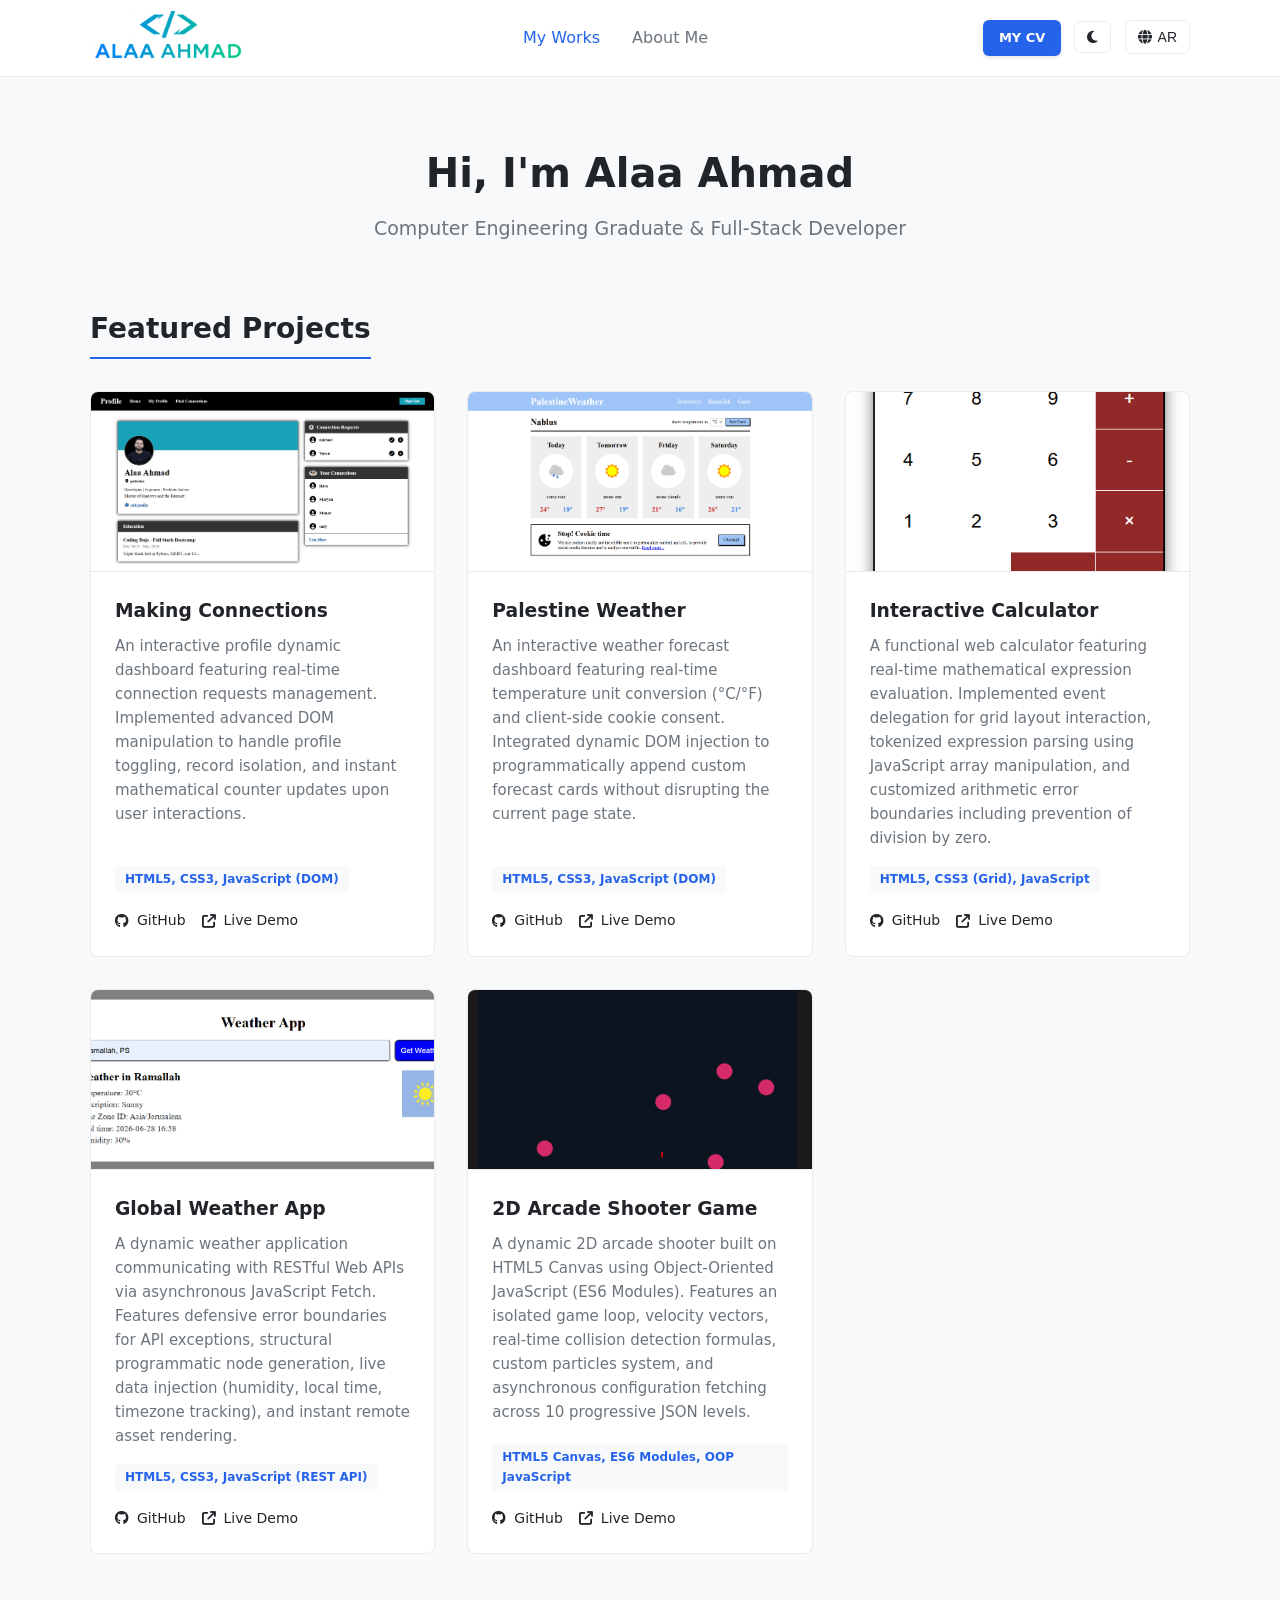
<file: index.html>
<!doctype html>
<html lang="en" dir="ltr">
  <head>
    <meta charset="UTF-8" />
    <meta name="viewport" content="width=device-width, initial-scale=1.0" />
    <title>Alaa Ahmad | Portfolio</title>

    <meta
      name="description"
      content="Computer Engineering Graduate & Full-Stack Developer Portfolio - Alaa Ahmad"
    />
    <meta
      name="keywords"
      content="Alaa Ahmad, علاء أحمد, Full-Stack Developer, Computer Engineering, Portfolio, Birzeit University, Palestine"
    />
    <meta name="author" content="Alaa Ahmad" />

    <link rel="icon" type="image/png" href="images/AlaaAhmad_logo.png" />
    <link rel="stylesheet" href="./css/styles.css" />
    <link
      rel="stylesheet"
      href="https://cdnjs.cloudflare.com/ajax/libs/font-awesome/6.5.1/css/all.min.css"
    />
  </head>
  <body>
    <!-- Navigation Header -->
    <header class="header-div">
      <div class="nav-div container">
        <a href="index.html" class="logo-link">
          <img
            src="images/AlaaAhmad_logo.png"
            alt="Alaa Ahmad Logo"
            class="nav-logo-img"
          />
        </a>
        <nav class="nav-links" aria-label="Main Navigation">
          <div>
            <a href="index.html" class="active" data-i18n="navWorks"
              >My Works</a
            >
          </div>
          <div><a href="about.html" data-i18n="navAbout">About Me</a></div>
        </nav>
        <div class="controls">
          <a
            href="Alaa_Ahmad_CV.pdf"
            download="Alaa_Ahmad_CV.pdf"
            class="btn-download-nav"
            data-i18n="downloadCV"
          >
            <i class="fa-solid fa-file-arrow-down"></i>
            <span>MY CV</span>
          </a>
          <button id="theme-toggle" aria-label="Toggle Theme">
            <i class="fa-solid fa-moon"></i>
          </button>
          <button id="lang-toggle" aria-label="Toggle Language">
            <i class="fa-solid fa-globe"></i>
            <span data-i18n="langText">EN/AR</span>
          </button>
        </div>
      </div>
    </header>

    <!-- Hero Section -->
    <section class="hero container">
      <h1 data-i18n="heroTitle">Hi, I'm Alaa Ahmad</h1>
      <p data-i18n="heroSubtitle">
        Computer Engineering Graduate & Full-Stack Developer
      </p>
    </section>

    <!-- Main Content (Featured Projects) -->
    <main class="main-content container">
      <h2 class="section-title" data-i18n="sectionWorksTitle">
        Featured Projects
      </h2>
      <div class="projects-grid">
        <!-- Project 1 (Making Connections) -->
        <article class="project-card">
          <div class="project-img-wrapper">
            <img
              src="images/profile-project.png"
              alt="Making Connections"
              class="project-img"
            />
          </div>
          <div class="project-info">
            <h3 data-i18n="p1Title">Making Connections</h3>
            <p data-i18n="p1Desc">
              An interactive profile dynamic dashboard using JavaScript.
            </p>
            <span class="tags">HTML5, CSS3, JavaScript (DOM)</span>
            <div class="project-links">
              <a
                href="https://github.com/alaaMahmad/pootcamp_javaScript/tree/master/fourth_discussion/Making%20Connections"
                target="_blank"
                class="github-link"
              >
                <i class="fa-brands fa-github"></i> GitHub
              </a>
              <a
                href="https://alaaMahmad.github.io/pootcamp_javaScript/fourth_discussion/Making%20Connections/"
                target="_blank"
                class="demo-link"
              >
                <i class="fa-solid fa-arrow-up-right-from-square"></i>
                <span data-i18n="liveDemo">Live Demo</span>
              </a>
            </div>
          </div>
        </article>

        <!-- Project 2 (Palestine Weather) -->
        <article class="project-card">
          <div class="project-img-wrapper">
            <img
              src="images/PalestineWeather.png"
              alt="Palestine Weather"
              class="project-img"
            />
          </div>
          <div class="project-info">
            <h3 data-i18n="p2Title">Palestine Weather</h3>
            <p data-i18n="p2Desc">
              A responsive weather forecast dashboard with live temperature
              conversion.
            </p>
            <span class="tags">HTML5, CSS3, JavaScript (DOM)</span>
            <div class="project-links">
              <a
                href="https://github.com/alaaMahmad/pootcamp_javaScript/tree/master/fourth_discussion/DojoWeather"
                target="_blank"
                class="github-link"
              >
                <i class="fa-brands fa-github"></i> GitHub
              </a>
              <a
                href="https://alaaMahmad.github.io/pootcamp_javaScript/fourth_discussion/DojoWeather/"
                target="_blank"
                class="demo-link"
              >
                <i class="fa-solid fa-arrow-up-right-from-square"></i>
                <span data-i18n="liveDemo">Live Demo</span>
              </a>
            </div>
          </div>
        </article>

        <!-- Project 3 (Calculator) -->
        <article class="project-card">
          <div class="project-img-wrapper">
            <img
              src="images/calculator.png"
              alt="Calculator"
              class="project-img"
            />
          </div>
          <div class="project-info">
            <h3 data-i18n="p3Title">Interactive Calculator</h3>
            <p data-i18n="p3Desc">
              A functional grid-layout web calculator with evaluation error
              boundaries.
            </p>
            <span class="tags">HTML5, CSS3 (Grid), JavaScript</span>
            <div class="project-links">
              <a
                href="https://github.com/alaaMahmad/Grids-apps-projects/tree/master/calculator"
                target="_blank"
                class="github-link"
              >
                <i class="fa-brands fa-github"></i> GitHub
              </a>
              <a
                href="https://alaaMahmad.github.io/Grids-apps-projects/calculator/"
                target="_blank"
                class="demo-link"
              >
                <i class="fa-solid fa-arrow-up-right-from-square"></i>
                <span data-i18n="liveDemo">Live Demo</span>
              </a>
            </div>
          </div>
        </article>

        <!-- Project 4 (Global Weather App) -->
        <article class="project-card">
          <div class="project-img-wrapper">
            <img
              src="images/WeatherApp.png"
              alt="Global Weather App"
              class="project-img"
            />
          </div>
          <div class="project-info">
            <h3 data-i18n="p4Title">Global Weather App</h3>
            <p data-i18n="p4Desc">
              A dynamic weather app fetching remote data from REST APIs via
              Fetch.
            </p>
            <span class="tags">HTML5, CSS3, JavaScript (REST API)</span>
            <div class="project-links">
              <a
                href="https://github.com/alaaMahmad/Grids-apps-projects/tree/master/Weather%20App"
                target="_blank"
                class="github-link"
              >
                <i class="fa-brands fa-github"></i> GitHub
              </a>
              <a
                href="https://alaaMahmad.github.io/Grids-apps-projects/Weather%20App/"
                target="_blank"
                class="demo-link"
              >
                <i class="fa-solid fa-arrow-up-right-from-square"></i>
                <span data-i18n="liveDemo">Live Demo</span>
              </a>
            </div>
          </div>
        </article>

        <!-- Project 5 (2D Arcade Shooter Game) -->
        <article class="project-card">
          <div class="project-img-wrapper">
            <img
              src="images/gameProject.png"
              alt="2D Arcade Shooter Game"
              class="project-img"
            />
          </div>
          <div class="project-info">
            <h3 data-i18n="p5Title">2D Arcade Shooter Game</h3>
            <p data-i18n="p5Desc">
              An advanced 2D arcade shooter built on HTML5 Canvas using
              Object-Oriented JS modules.
            </p>
            <span class="tags">HTML5 Canvas, ES6 Modules, OOP JavaScript</span>
            <div class="project-links">
              <a
                href="https://github.com/alaaMahmad/Grids-apps-projects/tree/master/game_project"
                target="_blank"
                class="github-link"
              >
                <i class="fa-brands fa-github"></i> GitHub
              </a>
              <a
                href="https://alaaMahmad.github.io/Grids-apps-projects/game_project/"
                target="_blank"
                class="demo-link"
              >
                <i class="fa-solid fa-arrow-up-right-from-square"></i>
                <span data-i18n="liveDemo">Live Demo</span>
              </a>
            </div>
          </div>
        </article>
      </div>
    </main>

    <script src="js/main.js"></script>
  </body>
</html>
</file>
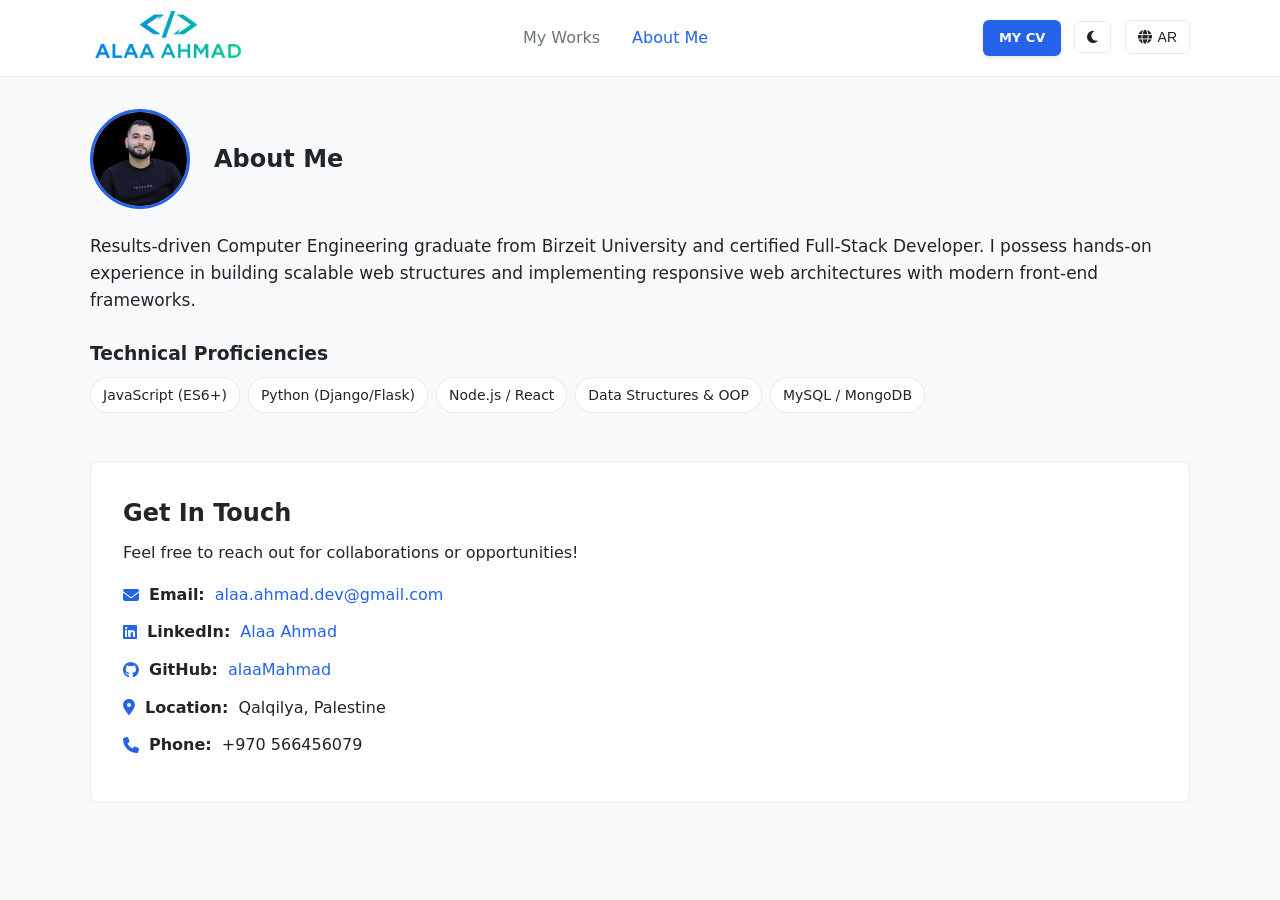
<file: about.html>
<!doctype html>
<html lang="en" dir="ltr">
  <head>
    <meta charset="UTF-8" />
    <meta name="viewport" content="width=device-width, initial-scale=1.0" />
    <title>About Alaa Ahmad</title>

    <!-- SEO Meta Tags -->
    <meta
      name="description"
      content="Computer Engineering Graduate & Full-Stack Developer Portfolio - Alaa Ahmad"
    />
    <meta
      name="keywords"
      content="Alaa Ahmad, علاء أحمد, Full-Stack Developer, Computer Engineering, Portfolio, Birzeit University, Palestine"
    />
    <meta name="author" content="Alaa Ahmad" />

    <!-- Favicon -->
    <link rel="icon" type="image/png" href="images/AlaaAhmad_logo.png" />

    <!-- Stylesheets -->
    <link rel="stylesheet" href="./css/styles.css" />
    <!-- Font Awesome CDN for Icons -->
    <link
      rel="stylesheet"
      href="https://cdnjs.cloudflare.com/ajax/libs/font-awesome/6.5.1/css/all.min.css"
    />
  </head>
  <body>
    <!-- Navigation Header -->
    <header class="header-div">
      <div class="nav-div container">
        <!-- Logo Image Link -->
        <a href="index.html" class="logo-link">
          <img
            src="images/AlaaAhmad_logo.png"
            alt="Alaa Ahmad Logo"
            class="nav-logo-img"
          />
        </a>
        <nav class="nav-links" aria-label="Main Navigation">
          <div><a href="index.html" data-i18n="navWorks">My Works</a></div>
          <div>
            <a href="about.html" class="active" data-i18n="navAbout"
              >About Me</a
            >
          </div>
        </nav>
        <div class="controls">
          <a
            href="Alaa_Ahmad_CV.pdf"
            download="Alaa_Ahmad_CV.pdf"
            class="btn-download-nav"
            data-i18n="downloadCV"
          >
            <i class="fa-solid fa-file-arrow-down"></i>
            <span>MY CV</span>
          </a>
          <button id="theme-toggle" aria-label="Toggle Theme">
            <i class="fa-solid fa-moon"></i>
          </button>
          <button id="lang-toggle" aria-label="Toggle Language">
            <i class="fa-solid fa-globe"></i>
            <span data-i18n="langText">EN/AR</span>
          </button>
        </div>
      </div>
    </header>

    <!-- Main Content Area -->
    <main class="main-content container about-container">
      <!-- About Section -->
      <section class="about-content" aria-labelledby="about-heading">
        <div class="profile-area">
          <img src="images/me.jpg" alt="Alaa Ahmad" class="profile-img" />
          <h1 id="about-heading" data-i18n="aboutMeTitle">About Me</h1>
        </div>
        <p data-i18n="aboutBio">
          Results-driven Computer Engineering graduate from Birzeit University
          and certified Full-Stack Developer. I possess hands-on experience in
          building scalable web structures and implementing responsive web
          architectures with modern front-end frameworks.
        </p>

        <h3 data-i18n="skillsTitle">Technical Proficiencies</h3>
        <div class="skills-container">
          <span class="skill-tag">JavaScript (ES6+)</span>
          <span class="skill-tag">Python (Django/Flask)</span>
          <span class="skill-tag">Node.js / React</span>
          <span class="skill-tag">Data Structures & OOP</span>
          <span class="skill-tag">MySQL / MongoDB</span>
        </div>
      </section>

      <!-- Contact Section -->
      <section class="contact-section" aria-labelledby="contact-heading">
        <h2 id="contact-heading" data-i18n="contactTitle">Get In Touch</h2>
        <p data-i18n="contactPrompt">
          Feel free to reach out for collaborations or opportunities!
        </p>
        <div class="contact-list">
          <!-- Email -->
          <div class="contact-item">
            <i class="fa-solid fa-envelope contact-icon"></i>
            <strong data-i18n="contactEmail">Email:</strong>
            <a href="mailto:alaa.ahmad.dev@gmail.com"
              >alaa.ahmad.dev@gmail.com</a
            >
          </div>
          <!-- LinkedIn -->
          <div class="contact-item">
            <i class="fa-brands fa-linkedin contact-icon"></i>
            <strong data-i18n="contactLinkedIn">LinkedIn:</strong>
            <a href="https://linkedin.com/in/alaa-mahmad" target="_blank"
              >Alaa Ahmad</a
            >
          </div>
          <!-- GitHub -->
          <div class="contact-item">
            <i class="fa-brands fa-github contact-icon"></i>
            <strong data-i18n="contactGitHub">GitHub:</strong>
            <a href="https://github.com/alaaMahmad" target="_blank"
              >alaaMahmad</a
            >
          </div>
          <!-- Location -->
          <div class="contact-item">
            <i class="fa-solid fa-location-dot contact-icon"></i>
            <strong data-i18n="contactLocation">Location:</strong>
            <span data-i18n="myLocation">Qalqilya, Palestine</span>
          </div>
          <!-- Phone -->
          <div class="contact-item">
            <i class="fa-solid fa-phone contact-icon"></i>
            <strong data-i18n="contactPhone">Phone:</strong> +970 566456079
          </div>
        </div>
      </section>
    </main>

    <script src="js/main.js"></script>
  </body>
</html>
</file>
<file: css/styles.css>
/* 1. Global Reset & Theme Variables */
* {
    margin: 0px;
    padding: 0px;
    box-sizing: border-box;
}

:root {
    /* Light Mode Variables */
    --bg-primary: #f8f9fa;
    --bg-surface: #ffffff;
    --text-primary: #212529;
    --text-secondary: #6c757d;
    --accent: #2563eb;
    --border-color: rgba(0, 0, 0, 0.08);
    --shadow-color: rgba(0, 0, 0, 0.1);
}

body.dark {
    /* Dark Mode Variables Override */
    --bg-primary: #0f172a;
    --bg-surface: #1e293b;
    --text-primary: #f8fafc;
    --text-secondary: #94a3b8;
    --accent: #38bdf8;
    --border-color: rgba(255, 255, 255, 0.08);
    --shadow-color: rgba(0, 0, 0, 0.3);
}

body {
    font-family: system-ui, -apple-system, BlinkMacSystemFont, 'Segoe UI', Roboto, sans-serif;
    line-height: 1.6;
    background-color: var(--bg-primary);
    color: var(--text-primary);
}

 /* 2. Structural Layout Styles */
.container {
    width: 90%;
    max-width: 1100px;
    margin: 0px auto;
}

 /* 3. Navigation Header */
.header-div {
    background-color: var(--bg-surface);
    border-bottom: 1px solid var(--border-color);
    padding: 6px 0px;
    position: sticky;
    top: 0px;
    z-index: 1000;
}

.nav-div {
    display: flex;
    justify-content: space-between;
    align-items: center;
    min-height: 64px;
}

.logo-link {
    display: inline-flex;
    align-items: center;
    text-decoration: none;
    height: 100%;
}

.nav-logo-img {
    height: 64px;
    width: auto;
    display: block;
    object-fit: contain;
    transition: transform 0.2s ease;
}

.logo-link:hover .nav-logo-img {
    transform: scale(1.03);
}

.nav-links {
    display: flex;
    gap: 32px;
}

.nav-links a {
    text-decoration: none;
    font-weight: 500;
    color: var(--text-secondary);
    transition: color 0.2s;
}

.nav-links a:hover, 
.nav-links a.active {
    color: var(--accent);
}

/* Controls & Buttons (Supports Arabic RTL layout seamlessly) */
.controls button {
    background: none;
    padding: 8px 12px;
    cursor: pointer;
    border-radius: 6px;
    font-size: 14px;
    border: 1px solid var(--border-color);
    color: var(--text-primary);
    margin-inline-start: 8px; /* Uses Logical Properties instead of margin-left */
    transition: background-color 0.2s, border-color 0.2s;
    display: inline-flex;
    align-items: center;
    gap: 6px;
}

.controls button:hover {
    background-color: var(--bg-primary);
}

.controls button i {
    font-size: 14px;
}

 /* 4. Hero Section */
.hero {
    padding: 64px 0px 32px 0px;
    text-align: center;
}

.hero h1 {
    font-size: 40px;
    margin-bottom: 8px;
}

.hero p {
    font-size: 19px;
    color: var(--text-secondary);
}

.section-title {
    margin: 32px 0px;
    font-size: 28px;
    display: inline-block;
    padding-bottom: 5px;
    border-bottom: 2px solid var(--accent);
}

 /* 5. Projects Grid & Cards */
.projects-grid {
    display: grid;
    grid-template-columns: repeat(auto-fit, minmax(300px, 1fr));
    gap: 32px;
    margin-bottom: 64px;
}

.project-card {
    background-color: var(--bg-surface);
    border: 1px solid var(--border-color);
    border-radius: 8px;
    overflow: hidden;
    transition: transform 0.2s, box-shadow 0.2s;
    display: flex;
    flex-direction: column;
}

.project-card:hover {
    transform: translateY(-4px);
    box-shadow: 0px 10px 15px -3px var(--shadow-color); 
/* box-shadow: Horizontal Offset,Vertical Offset,Blur Radius,Spread Radius,Shadow Color*/
}

.project-img-wrapper {
    width: 100%;
    height: 180px;
    overflow: hidden;
    border-bottom: 1px solid var(--border-color);
}

.project-img {
    width: 100%;
    height: 100%;
    object-fit: cover; /* Fixed duplicate code from contain to cover */
    transition: transform 0.3s ease;
}

.project-card:hover .project-img {
    transform: scale(1.05);
}

.project-info {
    padding: 24px;
    display: flex;
    flex-direction: column;
    flex-grow: 1;
}

.project-info h3 {
    margin-bottom: 8px;
}

.project-info p {
    font-size: 15px;
    margin-bottom: 16px;
    color: var(--text-secondary);
    flex-grow: 1;
}

.tags {
    font-size: 12px;
    padding: 4px 10px;
    border-radius: 4px;
    font-weight: bold;
    align-self: flex-start;
    background-color: var(--bg-primary);
    color: var(--accent);
}

.project-links {
    display: flex;
    gap: 16px; 
    margin-top: 16px;
    
}
.demo-link {
    display: inline-flex;
    align-items: center;
    gap: 8px;
    color: var(--text-primary);
    text-decoration: none;
    font-size: 14px;
    font-weight: 500;
    transition: opacity 0.2s;
}
.demo-link:hover {
    text-decoration: underline;
    opacity: 0.8;
}

.github-link {
    display: inline-flex;
    align-items: center;
    gap: 8px;
    color: var(--text-primary);
    text-decoration: none;
    font-size: 14px;
    font-weight: 500;
    transition: color 0.2s;
}

.github-link:hover {
    color: var(--accent);
}

 /* 6. About & Profile Section */
.about-container {
    padding-top: 32px;
    display: flex;
    flex-direction: column;
    gap: 48px;
    margin-bottom: 64px;
}

.profile-area {
    display: flex;
    align-items: center;
    gap: 24px;
    margin-bottom: 24px;
}

.profile-img {
    width: 100px;
    height: 100px;
    border-radius: 50%;
    object-fit: cover;
    border: 3px solid var(--accent);
    transition: border-color 0.3s ease;
}

.about-content p {
    font-size: 17px;
    margin-bottom: 24px;
}

.skills-container {
    display: flex;
    flex-wrap: wrap;
    gap: 8px;
    margin-top: 8px;
}

.skill-tag {
    padding: 6px 12px;
    border-radius: 20px;
    font-size: 14px;
    background-color: var(--bg-surface);
    border: 1px solid var(--border-color);
}

/* 7. Contact Section */
.contact-section {
    padding: 32px;
    border-radius: 8px;
    background-color: var(--bg-surface);
    border: 1px solid var(--border-color);
}

.contact-section h2 {
    margin-bottom: 8px;
}

.contact-prompt {
    color: var(--text-secondary);
}

.contact-list {
    margin-top: 16px;
}

.contact-item {
    margin-bottom: 12px;
    display: flex;
    align-items: center;
    gap: 10px;
}

.contact-item a {
    text-decoration: none;
    color: var(--accent);
}

.contact-icon {
    color: var(--accent);
}


.btn-download-nav {
    display: inline-flex;
    align-items: center;
    gap: 8px;
    background-color: var(--accent);
    color: #ffffff !important; 
    padding: 8px 16px;
    border-radius: 6px;
    text-decoration: none;
    font-weight: 600;
    font-size: 13px;
    transition: transform 0.2s ease, box-shadow 0.2s ease;
    box-shadow: 0px 2px 4px var(--shadow-color);
}

.btn-download-nav:hover {
    transform: translateY(-1px);
    box-shadow: 0px 4px 12px var(--shadow-color);
}
</file>
